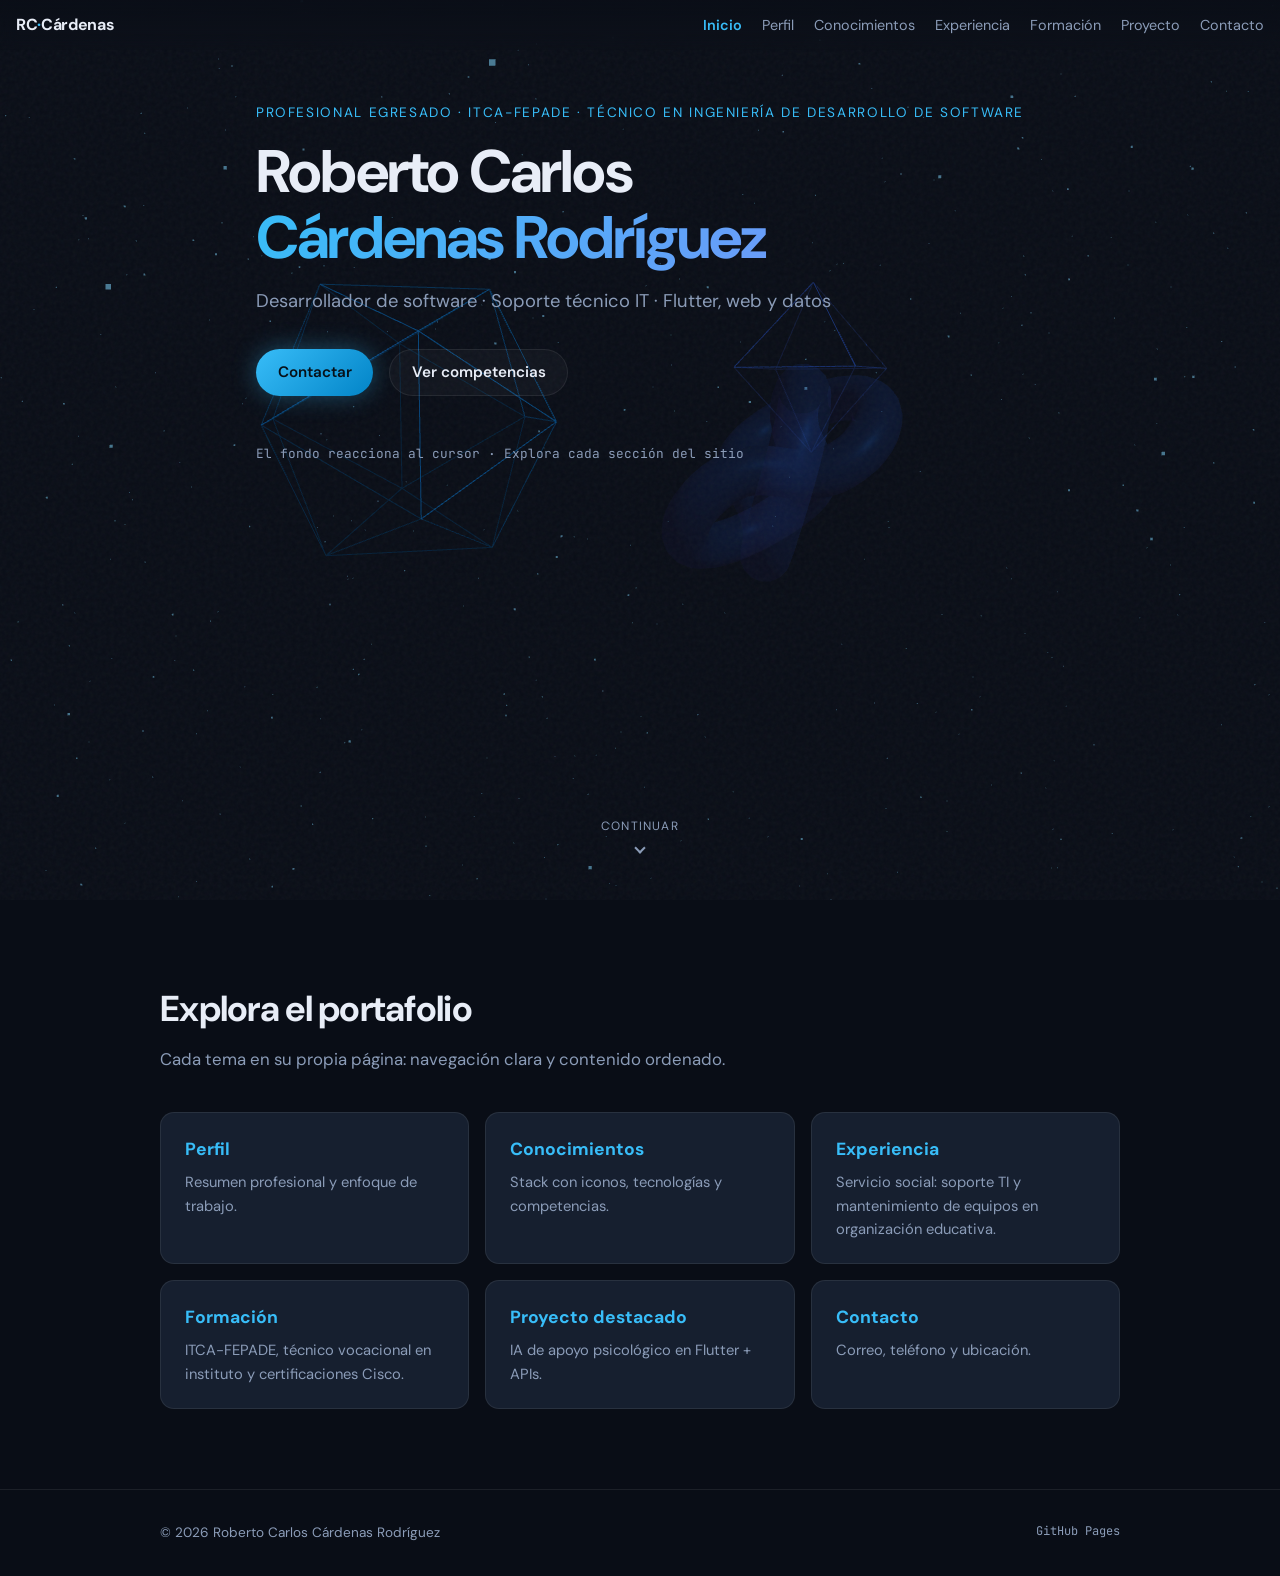
<file: index.html>
<!DOCTYPE html>
<html lang="es">
<head>
  <meta charset="UTF-8" />
  <meta name="viewport" content="width=device-width, initial-scale=1.0, viewport-fit=cover" />
  <meta name="description" content="Roberto Carlos Cárdenas Rodríguez — Desarrollador de Software, ITCA-FEPADE. Portafolio profesional." />
  <meta name="theme-color" content="#0a0e17" />
  <title>Inicio · Roberto Carlos Cárdenas · ITCA-FEPADE</title>
  <link rel="preconnect" href="https://fonts.googleapis.com" />
  <link rel="preconnect" href="https://fonts.gstatic.com" crossorigin />
  <link href="https://fonts.googleapis.com/css2?family=DM+Sans:ital,opsz,wght@0,9..40,400;0,9..40,600;0,9..40,700&family=JetBrains+Mono:wght@400;600&display=swap" rel="stylesheet" />
  <link rel="stylesheet" href="./css/styles.css" />
  <script type="importmap">
  {
    "imports": {
      "three": "./js/vendor/three/build/three.module.js",
      "three/addons/": "./js/vendor/three/examples/jsm/"
    }
  }
  </script>
</head>
<body class="page-home">
  <div id="webgl-root" aria-hidden="true"></div>
  <div class="grain" aria-hidden="true"></div>

  <header class="site-header">
    <a class="logo" href="./index.html">RC<span class="logo-dot">·</span>Cárdenas</a>
    <nav class="nav" aria-label="Principal">
      <button type="button" class="nav-toggle" aria-expanded="false" aria-controls="nav-menu">
        <span></span><span></span><span></span>
      </button>
      <ul id="nav-menu" class="nav-menu">
        <li><a class="is-active" href="./index.html">Inicio</a></li>
        <li><a href="./perfil.html">Perfil</a></li>
        <li><a href="./conocimientos.html">Conocimientos</a></li>
        <li><a href="./experiencia.html">Experiencia</a></li>
        <li><a href="./formacion.html">Formación</a></li>
        <li><a href="./proyecto.html">Proyecto</a></li>
        <li><a href="./contacto.html">Contacto</a></li>
      </ul>
    </nav>
  </header>

  <main>
    <section class="hero hero--home" id="inicio">
      <div class="container hero-centered">
        <div class="hero-split-inner">
          <p class="eyebrow">Profesional egresado · ITCA-FEPADE · Técnico en Ingeniería de Desarrollo de Software</p>
          <h1 class="hero-title">
            <span class="line">Roberto Carlos</span>
            <span class="line accent">Cárdenas Rodríguez</span>
          </h1>
          <p class="hero-sub">Desarrollador de software · Soporte técnico IT · Flutter, web y datos</p>
          <div class="hero-cta">
            <a class="btn primary" href="./contacto.html">Contactar</a>
            <a class="btn ghost" href="./conocimientos.html">Ver competencias</a>
          </div>
          <p class="hero-hint">El fondo reacciona al cursor · Explora cada sección del sitio</p>
        </div>
      </div>
      <div class="hero-scroll" aria-hidden="true">
        <span>Continuar</span>
        <span class="chev"></span>
      </div>
    </section>

    <section class="section">
      <div class="container">
        <header class="section-head">
          <h2>Explora el portafolio</h2>
          <p class="lead">Cada tema en su propia página: navegación clara y contenido ordenado.</p>
        </header>
        <div class="explore-grid">
          <article class="explore-card">
            <a href="./perfil.html">
              <h3>Perfil</h3>
              <p>Resumen profesional y enfoque de trabajo.</p>
            </a>
          </article>
          <article class="explore-card">
            <a href="./conocimientos.html">
              <h3>Conocimientos</h3>
              <p>Stack con iconos, tecnologías y competencias.</p>
            </a>
          </article>
          <article class="explore-card">
            <a href="./experiencia.html">
              <h3>Experiencia</h3>
              <p>Servicio social: soporte TI y mantenimiento de equipos en organización educativa.</p>
            </a>
          </article>
          <article class="explore-card">
            <a href="./formacion.html">
              <h3>Formación</h3>
              <p>ITCA-FEPADE, técnico vocacional en instituto y certificaciones Cisco.</p>
            </a>
          </article>
          <article class="explore-card">
            <a href="./proyecto.html">
              <h3>Proyecto destacado</h3>
              <p>IA de apoyo psicológico en Flutter + APIs.</p>
            </a>
          </article>
          <article class="explore-card">
            <a href="./contacto.html">
              <h3>Contacto</h3>
              <p>Correo, teléfono y ubicación.</p>
            </a>
          </article>
        </div>
      </div>
    </section>
  </main>

  <footer class="site-footer">
    <div class="container footer-inner">
      <span>© <span id="y"></span> Roberto Carlos Cárdenas Rodríguez</span>
      <span class="footer-tag">GitHub Pages</span>
    </div>
  </footer>

  <script type="module" src="./js/main.js"></script>
</body>
</html>
</file>
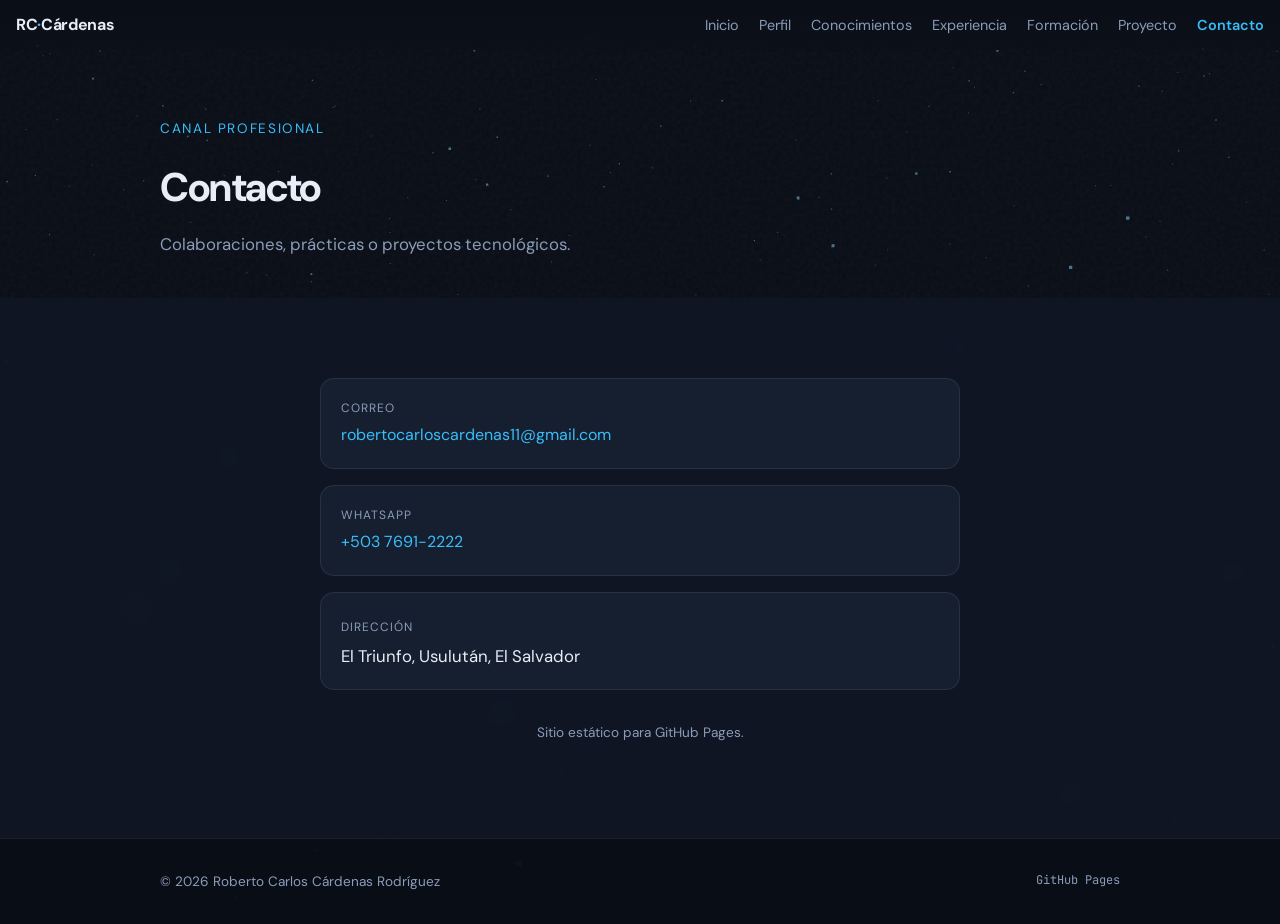
<file: contacto.html>
<!DOCTYPE html>
<html lang="es">
<head>
  <meta charset="UTF-8" />
  <meta name="viewport" content="width=device-width, initial-scale=1.0, viewport-fit=cover" />
  <meta name="description" content="Contacto y ubicación — Roberto Carlos Cárdenas Rodríguez." />
  <meta name="theme-color" content="#0a0e17" />
  <title>Contacto · Roberto Carlos Cárdenas</title>
  <link rel="preconnect" href="https://fonts.googleapis.com" />
  <link rel="preconnect" href="https://fonts.gstatic.com" crossorigin />
  <link href="https://fonts.googleapis.com/css2?family=DM+Sans:ital,opsz,wght@0,9..40,400;0,9..40,600;0,9..40,700&family=JetBrains+Mono:wght@400;600&display=swap" rel="stylesheet" />
  <link rel="stylesheet" href="./css/styles.css" />
  <script type="importmap">
  {
    "imports": {
      "three": "./js/vendor/three/build/three.module.js",
      "three/addons/": "./js/vendor/three/examples/jsm/"
    }
  }
  </script>
</head>
<body class="page-inner">
  <div id="webgl-root" aria-hidden="true"></div>
  <div class="grain" aria-hidden="true"></div>

  <header class="site-header">
    <a class="logo" href="./index.html">RC<span class="logo-dot">·</span>Cárdenas</a>
    <nav class="nav" aria-label="Principal">
      <button type="button" class="nav-toggle" aria-expanded="false" aria-controls="nav-menu">
        <span></span><span></span><span></span>
      </button>
      <ul id="nav-menu" class="nav-menu">
        <li><a href="./index.html">Inicio</a></li>
        <li><a href="./perfil.html">Perfil</a></li>
        <li><a href="./conocimientos.html">Conocimientos</a></li>
        <li><a href="./experiencia.html">Experiencia</a></li>
        <li><a href="./formacion.html">Formación</a></li>
        <li><a href="./proyecto.html">Proyecto</a></li>
        <li><a class="is-active" href="./contacto.html">Contacto</a></li>
      </ul>
    </nav>
  </header>

  <main>
    <section class="page-hero">
      <div class="container">
        <p class="eyebrow">Canal profesional</p>
        <h1 class="page-title">Contacto</h1>
        <p class="lead">Colaboraciones, prácticas o proyectos tecnológicos.</p>
      </div>
    </section>

    <section class="section alt">
      <div class="container narrow">
        <div class="contact-grid">
          <a
            class="contact-link"
            href="mailto:robertocarloscardenas11@gmail.com?subject=Contacto%20%E2%80%94%20Portafolio%20profesional&amp;body=Hola%20Roberto%2C%0A%0A"
          >
            <span class="contact-label">Correo</span>
            <span class="contact-value">robertocarloscardenas11@gmail.com</span>
          </a>
          <a
            class="contact-link"
            href="https://wa.me/50376912222"
            target="_blank"
            rel="noopener noreferrer"
          >
            <span class="contact-label">WhatsApp</span>
            <span class="contact-value">+503 7691-2222</span>
          </a>
          <div class="contact-block">
            <span class="contact-label">Dirección</span>
            <p class="contact-address">El Triunfo, Usulután, El Salvador</p>
          </div>
        </div>
        <p class="footer-note">Sitio estático para GitHub Pages.</p>
      </div>
    </section>
  </main>

  <footer class="site-footer">
    <div class="container footer-inner">
      <span>© <span id="y"></span> Roberto Carlos Cárdenas Rodríguez</span>
      <span class="footer-tag">GitHub Pages</span>
    </div>
  </footer>

  <script type="module" src="./js/main.js"></script>
</body>
</html>
</file>
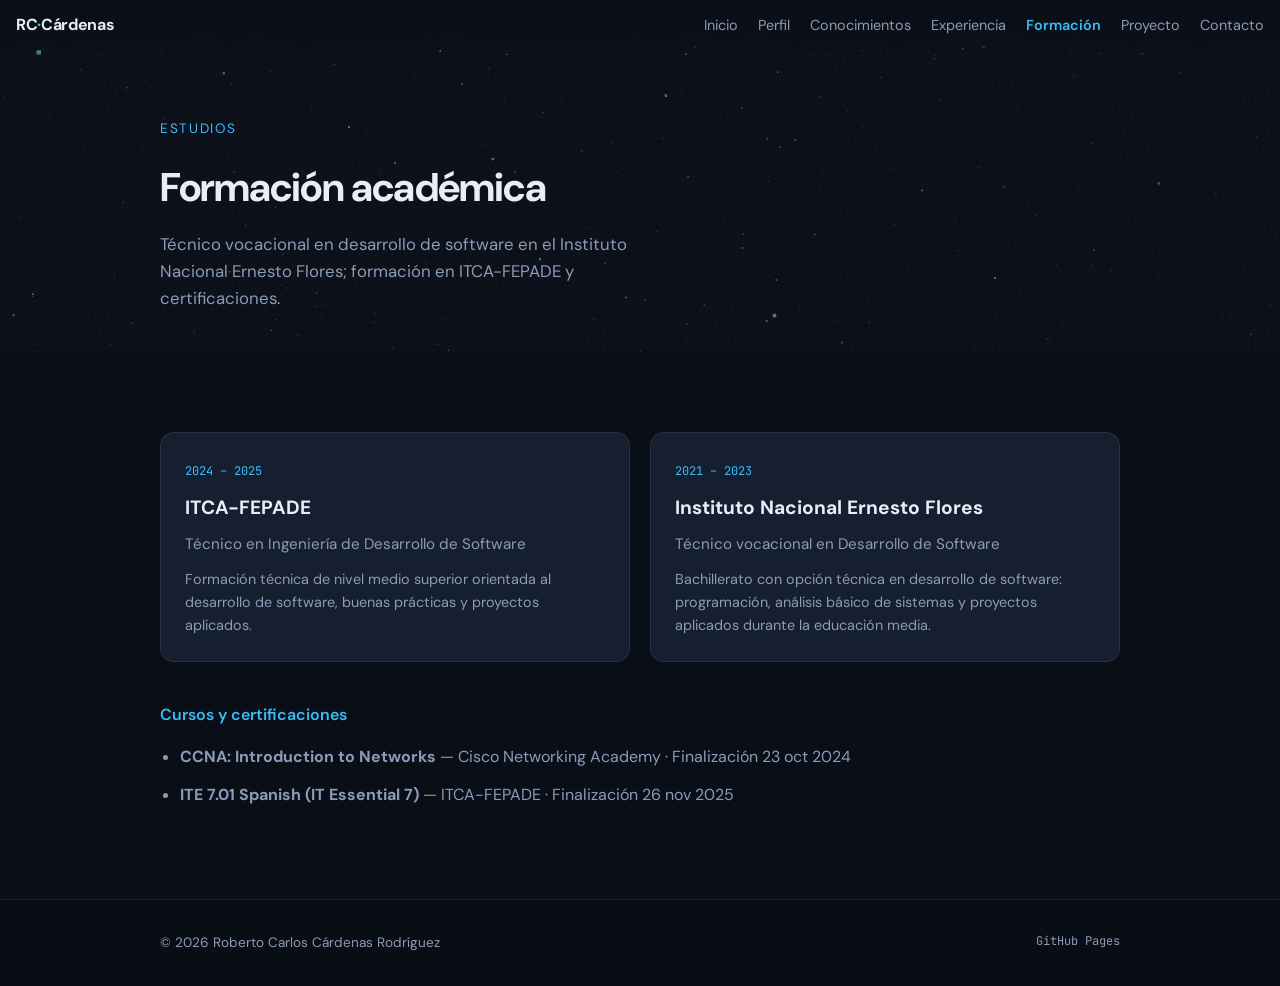
<file: formacion.html>
<!DOCTYPE html>
<html lang="es">
<head>
  <meta charset="UTF-8" />
  <meta name="viewport" content="width=device-width, initial-scale=1.0, viewport-fit=cover" />
  <meta name="description" content="Técnico vocacional en desarrollo de software (Instituto Nacional Ernesto Flores), ITCA-FEPADE y certificaciones — Roberto Carlos Cárdenas." />
  <meta name="theme-color" content="#0a0e17" />
  <title>Formación · Roberto Carlos Cárdenas</title>
  <link rel="preconnect" href="https://fonts.googleapis.com" />
  <link rel="preconnect" href="https://fonts.gstatic.com" crossorigin />
  <link href="https://fonts.googleapis.com/css2?family=DM+Sans:ital,opsz,wght@0,9..40,400;0,9..40,600;0,9..40,700&family=JetBrains+Mono:wght@400;600&display=swap" rel="stylesheet" />
  <link rel="stylesheet" href="./css/styles.css" />
  <script type="importmap">
  {
    "imports": {
      "three": "./js/vendor/three/build/three.module.js",
      "three/addons/": "./js/vendor/three/examples/jsm/"
    }
  }
  </script>
</head>
<body class="page-inner">
  <div id="webgl-root" aria-hidden="true"></div>
  <div class="grain" aria-hidden="true"></div>

  <header class="site-header">
    <a class="logo" href="./index.html">RC<span class="logo-dot">·</span>Cárdenas</a>
    <nav class="nav" aria-label="Principal">
      <button type="button" class="nav-toggle" aria-expanded="false" aria-controls="nav-menu">
        <span></span><span></span><span></span>
      </button>
      <ul id="nav-menu" class="nav-menu">
        <li><a href="./index.html">Inicio</a></li>
        <li><a href="./perfil.html">Perfil</a></li>
        <li><a href="./conocimientos.html">Conocimientos</a></li>
        <li><a href="./experiencia.html">Experiencia</a></li>
        <li><a class="is-active" href="./formacion.html">Formación</a></li>
        <li><a href="./proyecto.html">Proyecto</a></li>
        <li><a href="./contacto.html">Contacto</a></li>
      </ul>
    </nav>
  </header>

  <main>
    <section class="page-hero">
      <div class="container">
        <p class="eyebrow">Estudios</p>
        <h1 class="page-title">Formación académica</h1>
        <p class="lead">Técnico vocacional en desarrollo de software en el Instituto Nacional Ernesto Flores; formación en ITCA-FEPADE y certificaciones.</p>
      </div>
    </section>

    <section class="section">
      <div class="container">
        <div class="edu-grid">
          <article class="edu-card">
            <span class="edu-badge">2024 – 2025</span>
            <h3>ITCA-FEPADE</h3>
            <p class="edu-role">Técnico en Ingeniería de Desarrollo de Software</p>
            <p class="edu-note">Formación técnica de nivel medio superior orientada al desarrollo de software, buenas prácticas y proyectos aplicados.</p>
          </article>
          <article class="edu-card">
            <span class="edu-badge">2021 – 2023</span>
            <h3>Instituto Nacional Ernesto Flores</h3>
            <p class="edu-role">Técnico vocacional en Desarrollo de Software</p>
            <p class="edu-note">Bachillerato con opción técnica en desarrollo de software: programación, análisis básico de sistemas y proyectos aplicados durante la educación media.</p>
          </article>
        </div>

        <h3 class="subsection-title">Cursos y certificaciones</h3>
        <ul class="cert-list">
          <li>
            <strong>CCNA: Introduction to Networks</strong> — Cisco Networking Academy · Finalización 23 oct 2024
          </li>
          <li>
            <strong>ITE 7.01 Spanish (IT Essential 7)</strong> — ITCA-FEPADE · Finalización 26 nov 2025
          </li>
        </ul>
      </div>
    </section>
  </main>

  <footer class="site-footer">
    <div class="container footer-inner">
      <span>© <span id="y"></span> Roberto Carlos Cárdenas Rodríguez</span>
      <span class="footer-tag">GitHub Pages</span>
    </div>
  </footer>

  <script type="module" src="./js/main.js"></script>
</body>
</html>
</file>
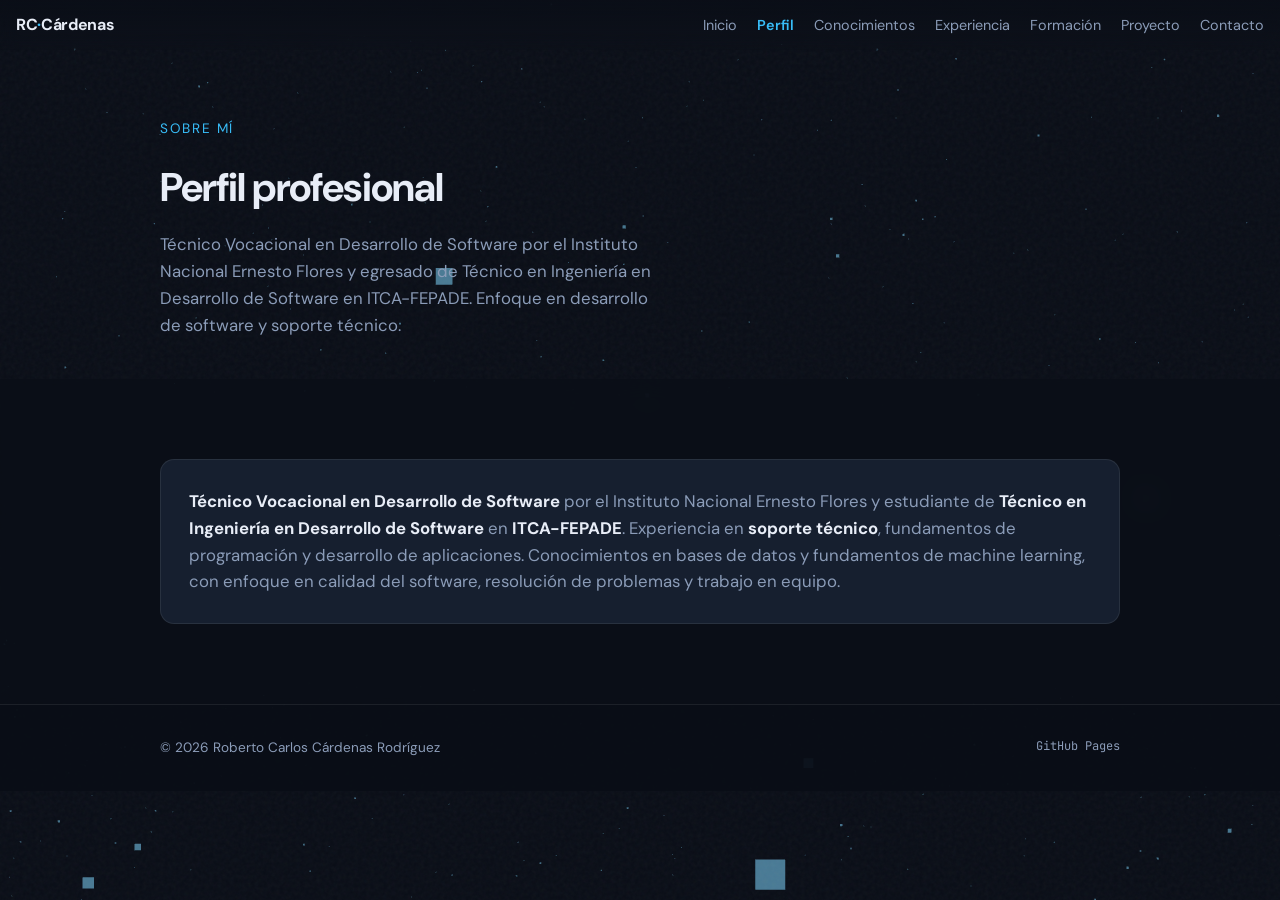
<file: perfil.html>
<!DOCTYPE html>
<html lang="es">
<head>
  <meta charset="UTF-8" />
  <meta name="viewport" content="width=device-width, initial-scale=1.0, viewport-fit=cover" />
  <meta name="description" content="Perfil profesional — Roberto Carlos Cárdenas Rodríguez · Técnico Vocacional en Desarrollo de Software por el Instituto Nacional Ernesto Flores y egresado de Técnico en Ingeniería en Desarrollo de Software en ITCA-FEPADE." />
  <meta name="theme-color" content="#0a0e17" />
  <title>Perfil · Roberto Carlos Cárdenas</title>
  <link rel="preconnect" href="https://fonts.googleapis.com" />
  <link rel="preconnect" href="https://fonts.gstatic.com" crossorigin />
  <link href="https://fonts.googleapis.com/css2?family=DM+Sans:ital,opsz,wght@0,9..40,400;0,9..40,600;0,9..40,700&family=JetBrains+Mono:wght@400;600&display=swap" rel="stylesheet" />
  <link rel="stylesheet" href="./css/styles.css" />
  <script type="importmap">
  {
    "imports": {
      "three": "./js/vendor/three/build/three.module.js",
      "three/addons/": "./js/vendor/three/examples/jsm/"
    }
  }
  </script>
</head>
<body class="page-inner page-perfil">
  <div id="webgl-root" aria-hidden="true"></div>
  <div class="grain" aria-hidden="true"></div>

  <header class="site-header">
    <a class="logo" href="./index.html">RC<span class="logo-dot">·</span>Cárdenas</a>
    <nav class="nav" aria-label="Principal">
      <button type="button" class="nav-toggle" aria-expanded="false" aria-controls="nav-menu">
        <span></span><span></span><span></span>
      </button>
      <ul id="nav-menu" class="nav-menu">
        <li><a href="./index.html">Inicio</a></li>
        <li><a class="is-active" href="./perfil.html">Perfil</a></li>
        <li><a href="./conocimientos.html">Conocimientos</a></li>
        <li><a href="./experiencia.html">Experiencia</a></li>
        <li><a href="./formacion.html">Formación</a></li>
        <li><a href="./proyecto.html">Proyecto</a></li>
        <li><a href="./contacto.html">Contacto</a></li>
      </ul>
    </nav>
  </header>

  <main>
    <section class="page-hero">
      <div class="container">
        <p class="eyebrow">Sobre mí</p>
        <h1 class="page-title">Perfil profesional</h1>
        <p class="lead">Técnico Vocacional en Desarrollo de Software por el Instituto Nacional Ernesto Flores y egresado de Técnico en Ingeniería en Desarrollo de Software en ITCA-FEPADE. Enfoque en desarrollo de software y soporte técnico.</p>
      </div>
    </section>

    <section class="section">
      <div class="container profile-centered">
        <div class="card profile-card">
          <p>
            <strong>Técnico Vocacional en Desarrollo de Software</strong> por el Instituto Nacional Ernesto Flores y estudiante de
            <strong>Técnico en Ingeniería en Desarrollo de Software</strong> en <strong>ITCA-FEPADE</strong>. Experiencia en
            <strong>soporte técnico</strong>, fundamentos de programación y desarrollo de aplicaciones. Conocimientos en bases de
            datos y fundamentos de machine learning, con enfoque en calidad del software, resolución de problemas y trabajo en equipo.
          </p>
        </div>
      </div>
    </section>
  </main>

  <footer class="site-footer">
    <div class="container footer-inner">
      <span>© <span id="y"></span> Roberto Carlos Cárdenas Rodríguez</span>
      <span class="footer-tag">GitHub Pages</span>
    </div>
  </footer>

  <script type="module" src="./js/main.js"></script>
</body>
</html>
</file>
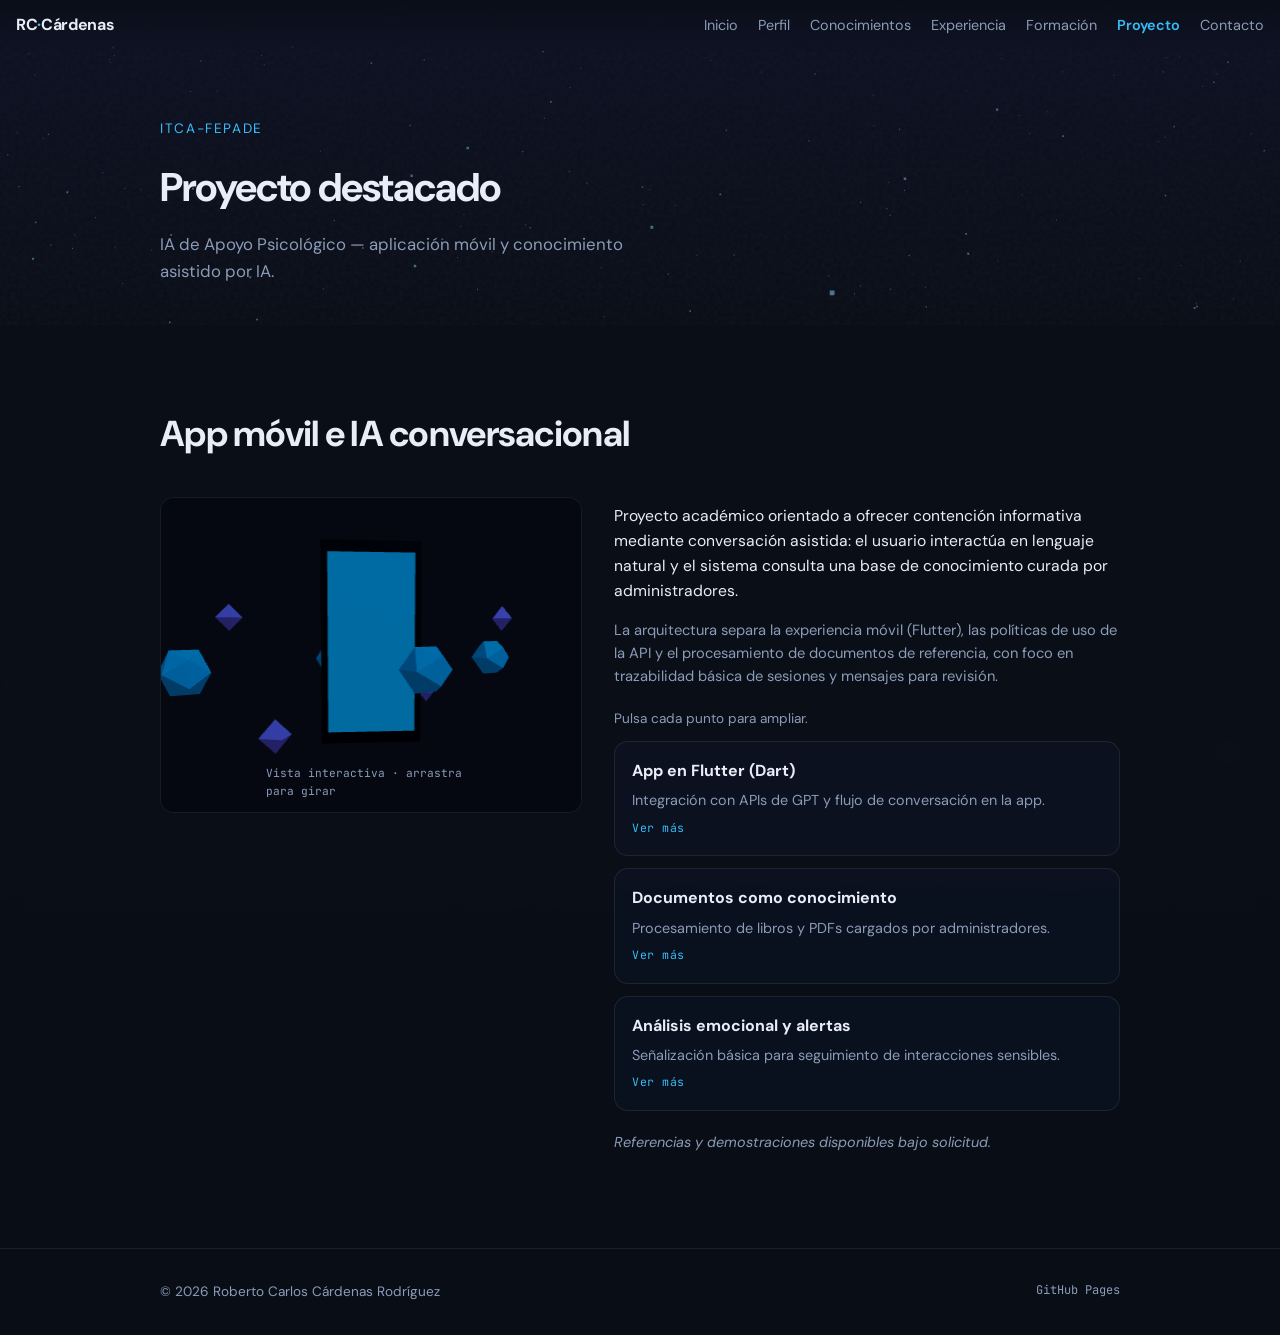
<file: proyecto.html>
<!DOCTYPE html>
<html lang="es">
<head>
  <meta charset="UTF-8" />
  <meta name="viewport" content="width=device-width, initial-scale=1.0, viewport-fit=cover" />
  <meta name="description" content="Proyecto IA de Apoyo Psicológico — Flutter, ITCA-FEPADE." />
  <meta name="theme-color" content="#0a0e17" />
  <title>Proyecto · Roberto Carlos Cárdenas</title>
  <link rel="preconnect" href="https://fonts.googleapis.com" />
  <link rel="preconnect" href="https://fonts.gstatic.com" crossorigin />
  <link href="https://fonts.googleapis.com/css2?family=DM+Sans:ital,opsz,wght@0,9..40,400;0,9..40,600;0,9..40,700&family=JetBrains+Mono:wght@400;600&display=swap" rel="stylesheet" />
  <link rel="stylesheet" href="./css/styles.css" />
  <script type="importmap">
  {
    "imports": {
      "three": "./js/vendor/three/build/three.module.js",
      "three/addons/": "./js/vendor/three/examples/jsm/"
    }
  }
  </script>
</head>
<body class="page-inner">
  <div id="webgl-root" aria-hidden="true"></div>
  <div class="grain" aria-hidden="true"></div>

  <header class="site-header">
    <a class="logo" href="./index.html">RC<span class="logo-dot">·</span>Cárdenas</a>
    <nav class="nav" aria-label="Principal">
      <button type="button" class="nav-toggle" aria-expanded="false" aria-controls="nav-menu">
        <span></span><span></span><span></span>
      </button>
      <ul id="nav-menu" class="nav-menu">
        <li><a href="./index.html">Inicio</a></li>
        <li><a href="./perfil.html">Perfil</a></li>
        <li><a href="./conocimientos.html">Conocimientos</a></li>
        <li><a href="./experiencia.html">Experiencia</a></li>
        <li><a href="./formacion.html">Formación</a></li>
        <li><a class="is-active" href="./proyecto.html">Proyecto</a></li>
        <li><a href="./contacto.html">Contacto</a></li>
      </ul>
    </nav>
  </header>

  <main>
    <section class="page-hero highlight-project">
      <div class="container">
        <p class="eyebrow">ITCA-FEPADE</p>
        <h1 class="page-title">Proyecto destacado</h1>
        <p class="lead">IA de Apoyo Psicológico — aplicación móvil y conocimiento asistido por IA.</p>
      </div>
    </section>

    <section class="section">
      <div class="container">
        <header class="section-head">
          <h2>App móvil e IA conversacional</h2>
        </header>
        <div class="project-showcase">
          <div class="project-visual">
            <canvas id="project-canvas" class="scene-canvas" width="640" height="480"></canvas>
            <span class="mini-label">Vista interactiva · arrastra para girar</span>
          </div>
          <div class="project-copy">
            <p class="project-lead-tight">
              Proyecto académico orientado a ofrecer contención informativa mediante conversación asistida: el usuario interactúa en lenguaje natural y el sistema consulta una base de conocimiento curada por administradores.
            </p>
            <p class="project-prose">
              La arquitectura separa la experiencia móvil (Flutter), las políticas de uso de la API y el procesamiento de documentos de referencia, con foco en trazabilidad básica de sesiones y mensajes para revisión.
            </p>
            <p class="project-tap-hint">Pulsa cada punto para ampliar.</p>
            <ul class="project-points">
              <li>
                <button type="button" class="project-point-btn" data-info-title="Flutter y APIs de lenguaje" data-info-text="La aplicación está desarrollada en Flutter (Dart) para Android/iOS, con pantallas claras y manejo de estado acorde al flujo de chat.

Se integran servicios de lenguaje (familia GPT) para generar respuestas contextualizadas, aplicando límites de tokens y mensajes de sistema que encajan con el propósito informativo del proyecto.">
                  <strong>App en Flutter (Dart)</strong>
                  <span>Integración con APIs de GPT y flujo de conversación en la app.</span>
                </button>
              </li>
              <li>
                <button type="button" class="project-point-btn" data-info-title="Base de conocimiento desde documentos" data-info-text="Los administradores cargan libros y PDFs que se procesan para alimentar fragmentos útiles en las consultas. El objetivo es que las respuestas se apoyen en material revisado, no solo en conocimiento general del modelo.

Este enfoque requiere pipelines de extracción, almacenamiento e indexación razonable para tiempos de respuesta aceptables en móvil.">
                  <strong>Documentos como conocimiento</strong>
                  <span>Procesamiento de libros y PDFs cargados por administradores.</span>
                </button>
              </li>
              <li>
                <button type="button" class="project-point-btn" data-info-title="Análisis y alertas básicas" data-info-text="Se implementó un módulo de análisis emocional superficial sobre el texto de la interacción, con el fin de detectar patrones que ameriten revisión humana.

Las alertas son acotadas y sirven como apoyo a supervisores, sin sustituir valoración profesional en salud mental.">
                  <strong>Análisis emocional y alertas</strong>
                  <span>Señalización básica para seguimiento de interacciones sensibles.</span>
                </button>
              </li>
            </ul>
            <p class="ref-note"><em>Referencias y demostraciones disponibles bajo solicitud.</em></p>
          </div>
        </div>
      </div>
    </section>
  </main>

  <footer class="site-footer">
    <div class="container footer-inner">
      <span>© <span id="y"></span> Roberto Carlos Cárdenas Rodríguez</span>
      <span class="footer-tag">GitHub Pages</span>
    </div>
  </footer>

  <script type="module" src="./js/main.js"></script>
</body>
</html>
</file>
<file: css/styles.css>
:root {
  --bg: #0a0e17;
  --bg-elevated: #111827;
  --surface: #161f2f;
  --border: rgba(255, 255, 255, 0.08);
  --text: #e8edf7;
  --muted: #8b9cb8;
  --accent: #38bdf8;
  --accent-2: #818cf8;
  --glow: rgba(56, 189, 248, 0.35);
  --radius: 14px;
  --font: "DM Sans", system-ui, sans-serif;
  --mono: "JetBrains Mono", ui-monospace, monospace;
}

*,
*::before,
*::after {
  box-sizing: border-box;
}

html {
  scroll-behavior: smooth;
  -webkit-text-size-adjust: 100%;
  text-size-adjust: 100%;
}

body {
  margin: 0;
  font-family: var(--font);
  background: var(--bg);
  color: var(--text);
  line-height: 1.6;
  overflow-x: hidden;
  padding-bottom: env(safe-area-inset-bottom, 0px);
}

#webgl-root {
  position: fixed;
  inset: 0;
  z-index: 0;
  pointer-events: auto;
}

.grain {
  position: fixed;
  inset: 0;
  z-index: 1;
  pointer-events: none;
  opacity: 0.04;
  background-image: url("data:image/svg+xml,%3Csvg viewBox='0 0 256 256' xmlns='http://www.w3.org/2000/svg'%3E%3Cfilter id='n'%3E%3CfeTurbulence type='fractalNoise' baseFrequency='0.85' numOctaves='4' stitchTiles='stitch'/%3E%3C/filter%3E%3Crect width='100%25' height='100%25' filter='url(%23n)'/%3E%3C/svg%3E");
}

.site-header {
  position: fixed;
  top: 0;
  left: 0;
  right: 0;
  z-index: 50;
  display: flex;
  align-items: center;
  justify-content: space-between;
  gap: 0.75rem;
  padding: max(0.75rem, env(safe-area-inset-top)) max(1rem, env(safe-area-inset-right)) 0.75rem max(1rem, env(safe-area-inset-left));
  background: linear-gradient(to bottom, rgba(10, 14, 23, 0.92), transparent);
  backdrop-filter: blur(8px);
}

.logo {
  font-weight: 700;
  color: var(--text);
  text-decoration: none;
  letter-spacing: -0.02em;
  font-size: clamp(0.95rem, 3.8vw, 1rem);
  min-width: 0;
  flex-shrink: 1;
}

.logo-dot {
  color: var(--accent);
}

.nav {
  display: flex;
  align-items: center;
  flex-shrink: 0;
}

.nav-menu {
  list-style: none;
  margin: 0;
  padding: 0;
  display: flex;
  gap: 0.5rem 1.25rem;
  flex-wrap: wrap;
  align-items: center;
}

.nav-menu a {
  color: var(--muted);
  text-decoration: none;
  font-size: 0.9rem;
  transition: color 0.2s;
}

.nav-menu a:hover {
  color: var(--accent);
}

.nav-menu a.is-active {
  color: var(--accent);
  font-weight: 600;
}

.nav-toggle {
  display: none;
  flex-direction: column;
  justify-content: center;
  align-items: center;
  gap: 5px;
  flex-shrink: 0;
  min-width: 44px;
  min-height: 44px;
  background: none;
  border: 1px solid var(--border);
  border-radius: 8px;
  padding: 8px;
  cursor: pointer;
  -webkit-tap-highlight-color: transparent;
}

.nav-toggle span {
  display: block;
  width: 22px;
  height: 2px;
  background: var(--text);
  border-radius: 1px;
}

main {
  position: relative;
  z-index: 2;
}

.page-inner {
  background: var(--bg);
}

.page-inner main,
.page-inner .site-footer {
  position: relative;
  z-index: 2;
}

.page-hero {
  padding: clamp(5.25rem, 14vw, 6.5rem) clamp(1rem, 4vw, 1.5rem) clamp(1.5rem, 4vw, 2.5rem);
  text-align: left;
}

.page-hero.highlight-project {
  background: linear-gradient(180deg, rgba(30, 27, 75, 0.25), transparent);
}

.page-title {
  font-size: clamp(1.85rem, 4vw, 2.5rem);
  margin: 0 0 0.75rem;
  letter-spacing: -0.02em;
}

.page-hero .lead {
  max-width: 42ch;
}

.hero {
  min-height: 100vh;
  min-height: 100dvh;
  display: flex;
  flex-direction: column;
  justify-content: center;
  padding: clamp(5.25rem, 14vw, 6rem) clamp(1rem, 4vw, 1.5rem) clamp(2rem, 6vw, 3rem);
}

.hero--home {
  padding-top: clamp(4.75rem, 12vw, 5.5rem);
}

.hero-inner {
  max-width: 900px;
  margin: 0 auto;
  text-align: center;
}

.hero-split {
  display: grid;
  grid-template-columns: 1fr minmax(200px, 280px);
  gap: 2.25rem;
  align-items: center;
  max-width: 1040px;
  margin: 0 auto;
  text-align: left;
}

.hero-split-inner {
  min-width: 0;
}

.hero-split-inner .hero-sub {
  max-width: none;
  margin-left: 0;
}

.hero-split-inner .hero-cta {
  justify-content: flex-start;
}

.hero-split-inner .hero-hint {
  text-align: left;
}

.hero-photo-wrap {
  border-radius: var(--radius);
  overflow: hidden;
  border: 2px solid var(--border);
  box-shadow: 0 24px 64px rgba(0, 0, 0, 0.45), 0 0 0 1px rgba(56, 189, 248, 0.15);
  aspect-ratio: 3/4;
  max-width: 280px;
  margin-left: auto;
  margin-right: auto;
}

.hero-photo {
  width: 100%;
  height: 100%;
  object-fit: cover;
  display: block;
}

.explore-grid {
  display: grid;
  grid-template-columns: repeat(auto-fill, minmax(min(100%, 240px), 1fr));
  gap: 1rem;
}

.explore-card {
  margin: 0;
  background: var(--surface);
  border: 1px solid var(--border);
  border-radius: var(--radius);
  transition: border-color 0.2s, transform 0.15s;
}

.explore-card:hover {
  border-color: rgba(56, 189, 248, 0.4);
  transform: translateY(-3px);
}

.explore-card a {
  display: block;
  padding: 1.35rem 1.5rem;
  text-decoration: none;
  color: inherit;
  height: 100%;
}

.explore-card h3 {
  margin: 0 0 0.5rem;
  font-size: 1.1rem;
  color: var(--accent);
}

.explore-card p {
  margin: 0;
  font-size: 0.92rem;
  color: var(--muted);
}

.profile-layout {
  display: grid;
  grid-template-columns: minmax(200px, 280px) 1fr;
  gap: 2rem;
  align-items: start;
}

.profile-photo-card {
  border-radius: var(--radius);
  overflow: hidden;
  border: 1px solid var(--border);
  box-shadow: 0 16px 48px rgba(0, 0, 0, 0.35);
}

.profile-photo-card img {
  width: 100%;
  height: auto;
  display: block;
  vertical-align: middle;
}

.tech-tiles {
  list-style: none;
  margin: 0 0 2rem;
  padding: 0;
  display: grid;
  grid-template-columns: repeat(auto-fill, minmax(148px, 1fr));
  gap: 1rem;
}

.tech-tile {
  width: 100%;
  box-sizing: border-box;
  margin: 0;
  font: inherit;
  cursor: pointer;
  display: flex;
  flex-direction: column;
  align-items: center;
  gap: 0.45rem;
  padding: 1rem 0.75rem;
  background: var(--bg-elevated);
  border: 1px solid var(--border);
  border-radius: var(--radius);
  font-size: 0.78rem;
  color: var(--muted);
  text-align: center;
  transition: transform 0.15s, border-color 0.2s;
}

.tech-tile:hover {
  transform: translateY(-2px);
  border-color: rgba(56, 189, 248, 0.35);
  color: var(--text);
}

.tech-tile img {
  flex-shrink: 0;
  display: block;
}

.tech-tile--si img {
  filter: brightness(0) invert(1);
  opacity: 0.92;
}

.tech-tile__name {
  display: block;
  font-weight: 600;
  font-size: 0.85rem;
  color: var(--text);
  line-height: 1.25;
  width: 100%;
}

.tech-tile__tag {
  display: block;
  font-size: 0.68rem;
  line-height: 1.35;
  color: var(--muted);
  font-weight: 400;
  width: 100%;
}

.canvas-panel {
  margin-bottom: 2.5rem;
  border-radius: var(--radius);
  overflow: hidden;
  border: 1px solid var(--border);
  background: #050810;
}

.scene-canvas {
  display: block;
  width: 100%;
  height: auto;
  vertical-align: middle;
  aspect-ratio: 4 / 3;
  min-height: 200px;
  background: #050810;
}

.canvas-caption {
  margin: 0;
  padding: 0.65rem 1rem;
  font-size: 0.78rem;
  font-family: var(--mono);
  color: var(--muted);
  text-align: center;
  background: rgba(0, 0, 0, 0.35);
}

.contact-block {
  padding: 1.25rem;
  background: var(--surface);
  border: 1px solid var(--border);
  border-radius: var(--radius);
}

.contact-address {
  margin: 0.35rem 0 0;
  font-size: 1.05rem;
  color: var(--text);
  line-height: 1.5;
}

@media (max-width: 900px) {
  .hero-split {
    grid-template-columns: 1fr;
    text-align: center;
  }

  .hero-split-inner .hero-cta {
    justify-content: center;
  }

  .hero-split-inner .hero-hint {
    text-align: center;
  }

  .hero-photo-wrap {
    max-width: 240px;
    order: -1;
  }

  .profile-layout {
    grid-template-columns: 1fr;
  }

  .profile-photo-card {
    max-width: 280px;
    margin: 0 auto;
  }
}

.eyebrow {
  font-size: 0.85rem;
  text-transform: uppercase;
  letter-spacing: 0.12em;
  color: var(--accent);
  margin-bottom: 1rem;
}

.hero-title {
  font-size: clamp(2.2rem, 6vw, 3.75rem);
  font-weight: 700;
  line-height: 1.1;
  margin: 0 0 1rem;
  letter-spacing: -0.03em;
}

.hero-title .line {
  display: block;
}

.hero-title .accent {
  background: linear-gradient(120deg, var(--accent), var(--accent-2));
  -webkit-background-clip: text;
  background-clip: text;
  color: transparent;
}

.hero-sub {
  font-size: clamp(1rem, 3.4vw, 1.15rem);
  color: var(--muted);
  max-width: 36ch;
  margin: 0 auto 2rem;
}

.hero-cta {
  display: flex;
  gap: 1rem;
  justify-content: center;
  flex-wrap: wrap;
}

.btn {
  display: inline-flex;
  align-items: center;
  justify-content: center;
  min-height: 2.75rem;
  padding: 0.65rem 1.35rem;
  border-radius: 999px;
  font-weight: 600;
  text-decoration: none;
  font-size: clamp(0.9rem, 2.8vw, 0.95rem);
  transition: transform 0.15s, box-shadow 0.2s;
  -webkit-tap-highlight-color: transparent;
}

.btn.primary {
  background: linear-gradient(135deg, var(--accent), #0284c7);
  color: #071018;
  box-shadow: 0 0 24px var(--glow);
}

.btn.primary:hover {
  transform: translateY(-2px);
}

.btn.ghost {
  border: 1px solid var(--border);
  color: var(--text);
  background: rgba(255, 255, 255, 0.03);
}

.btn.ghost:hover {
  border-color: var(--accent);
  color: var(--accent);
}

.hero-hint {
  margin-top: 3rem;
  font-size: 0.8rem;
  color: var(--muted);
  font-family: var(--mono);
}

.hero-scroll {
  display: flex;
  flex-direction: column;
  align-items: center;
  gap: 0.5rem;
  margin-top: auto;
  padding-top: 2rem;
  color: var(--muted);
  font-size: 0.75rem;
  text-transform: uppercase;
  letter-spacing: 0.1em;
}

.chev {
  width: 8px;
  height: 8px;
  border-right: 2px solid var(--muted);
  border-bottom: 2px solid var(--muted);
  transform: rotate(45deg);
  animation: bounce 2s ease-in-out infinite;
}

@keyframes bounce {
  0%, 100% { transform: rotate(45deg) translateY(0); }
  50% { transform: rotate(45deg) translateY(6px); }
}

.section {
  position: relative;
  padding: clamp(2.75rem, 7vw, 5rem) clamp(1rem, 4vw, 1.5rem);
  padding-bottom: max(clamp(2.75rem, 7vw, 5rem), env(safe-area-inset-bottom, 0px));
  background: rgba(10, 14, 23, 0.72);
  backdrop-filter: blur(12px);
}

.section.alt {
  background: rgba(17, 24, 39, 0.78);
}

.container {
  max-width: 960px;
  margin: 0 auto;
}

.container.narrow {
  max-width: 640px;
}

.section-head {
  margin-bottom: 2.5rem;
}

.section-head h2 {
  font-size: clamp(1.75rem, 4vw, 2.25rem);
  margin: 0 0 0.5rem;
  letter-spacing: -0.02em;
}

.lead {
  color: var(--muted);
  font-size: clamp(0.95rem, 3.2vw, 1.05rem);
  margin: 0;
  max-width: 52ch;
}

.subsection-title {
  font-size: 1rem;
  color: var(--accent);
  margin: 2.5rem 0 1rem;
  font-weight: 600;
}

.card {
  background: var(--surface);
  border: 1px solid var(--border);
  border-radius: var(--radius);
  padding: 1.75rem;
}

.profile-card p {
  margin: 0;
  font-size: 1.05rem;
  color: var(--muted);
}

.profile-card strong {
  color: var(--text);
}

.skill-grid {
  list-style: none;
  margin: 0;
  padding: 0;
  display: grid;
  grid-template-columns: repeat(auto-fill, minmax(min(100%, 260px), 1fr));
  gap: 1rem;
}

.skill-card {
  width: 100%;
  box-sizing: border-box;
  margin: 0;
  text-align: left;
  font: inherit;
  padding: 1.15rem 1.25rem;
  background: var(--bg-elevated);
  border: 1px solid var(--border);
  border-radius: var(--radius);
  font-size: 0.95rem;
  color: var(--muted);
  cursor: pointer;
  transition: border-color 0.2s, color 0.2s, transform 0.2s, box-shadow 0.2s;
}

.skill-card:hover,
.skill-card:focus-visible {
  border-color: rgba(56, 189, 248, 0.45);
  color: var(--text);
  transform: translateY(-3px) scale(1.01);
  box-shadow: 0 12px 32px rgba(0, 0, 0, 0.35);
  outline: none;
}

.tools-cloud {
  display: flex;
  flex-wrap: wrap;
  gap: 0.6rem;
}

.tools-cloud span {
  padding: 0.45rem 0.9rem;
  border-radius: 999px;
  background: rgba(129, 140, 248, 0.12);
  border: 1px solid rgba(129, 140, 248, 0.25);
  font-size: 0.85rem;
  color: var(--text);
  transition: transform 0.15s;
}

.tools-cloud span:hover {
  transform: scale(1.05);
}

.timeline {
  list-style: none;
  margin: 0;
  padding: 0;
  border-left: 2px solid var(--border);
  margin-left: 0.5rem;
}

.timeline li {
  position: relative;
  padding: 0 0 1.75rem 1.5rem;
}

.timeline li::before {
  content: "";
  position: absolute;
  left: -7px;
  top: 6px;
  width: 12px;
  height: 12px;
  border-radius: 50%;
  background: var(--accent);
  box-shadow: 0 0 0 3px rgba(56, 189, 248, 0.25);
}

.timeline li:last-child {
  padding-bottom: 0;
}

.timeline strong {
  display: block;
  font-size: 1.05rem;
  margin-bottom: 0.25rem;
}

.timeline span {
  color: var(--muted);
  font-size: 0.95rem;
}

.timeline-item {
  display: block;
  width: 100%;
  box-sizing: border-box;
  margin: 0;
  padding: 0.85rem 1rem;
  text-align: left;
  font: inherit;
  color: inherit;
  background: rgba(15, 23, 42, 0.5);
  border: 1px solid var(--border);
  border-radius: var(--radius);
  cursor: pointer;
  transition: border-color 0.2s, background 0.2s, transform 0.15s;
}

.timeline-item:hover,
.timeline-item:focus-visible {
  border-color: rgba(56, 189, 248, 0.45);
  background: rgba(56, 189, 248, 0.06);
  outline: none;
}

.timeline-item strong {
  display: block;
  font-size: 1.05rem;
  margin-bottom: 0.35rem;
  color: var(--text);
}

.timeline-item span {
  display: block;
  color: var(--muted);
  font-size: 0.95rem;
}

.is-click-detail {
  position: relative;
}

.is-click-detail::after {
  content: "Ver más";
  display: inline-block;
  margin-top: 0.5rem;
  font-size: 0.72rem;
  font-family: var(--mono);
  color: var(--accent);
  letter-spacing: 0.04em;
}

.tech-tile.is-click-detail::after {
  margin-top: 0.35rem;
}

.skill-card.is-click-detail::after {
  display: block;
  margin-top: 0.65rem;
}

.project-points .project-point-btn.is-click-detail::after {
  margin-top: 0.4rem;
}

.site-info-dialog {
  max-width: min(520px, 92vw);
  width: 100%;
  padding: 0;
  border: 1px solid var(--border);
  border-radius: var(--radius);
  background: var(--bg-elevated);
  color: var(--text);
  box-shadow: 0 24px 64px rgba(0, 0, 0, 0.55);
}

.site-info-dialog::backdrop {
  background: rgba(2, 6, 23, 0.72);
  backdrop-filter: blur(6px);
}

.site-info-dialog__panel {
  position: relative;
  padding: clamp(1.15rem, 4vw, 1.5rem) clamp(1rem, 4vw, 1.5rem) 1.35rem;
  max-height: min(85dvh, 90vh);
  overflow-y: auto;
  -webkit-overflow-scrolling: touch;
}

.site-info-dialog__close {
  position: absolute;
  top: 0.65rem;
  right: 0.65rem;
  width: 2rem;
  height: 2rem;
  display: flex;
  align-items: center;
  justify-content: center;
  padding: 0;
  border: none;
  border-radius: 6px;
  background: transparent;
  color: var(--muted);
  font-size: 1.35rem;
  line-height: 1;
  cursor: pointer;
  transition: color 0.2s, background 0.2s;
}

.site-info-dialog__close:hover {
  color: var(--text);
  background: rgba(255, 255, 255, 0.06);
}

.site-info-dialog__title {
  margin: 0 2rem 1rem 0;
  font-size: 1.25rem;
  font-weight: 700;
  padding-right: 0.5rem;
}

.site-info-dialog__body {
  font-size: 0.95rem;
  line-height: 1.6;
  color: var(--muted);
}

.site-info-dialog__body p {
  margin: 0 0 0.85rem;
}

.site-info-dialog__body p:last-child {
  margin-bottom: 0;
}

.experience-side {
  display: grid;
  gap: 1.25rem;
  margin-bottom: 2rem;
}

@media (min-width: 900px) {
  .experience-layout {
    display: grid;
    grid-template-columns: 1fr 1.05fr;
    gap: 2rem;
    align-items: start;
  }
}

.experience-meta {
  display: grid;
  gap: 0.75rem;
  padding: 1.25rem;
  background: var(--surface);
  border: 1px solid var(--border);
  border-radius: var(--radius);
  font-size: 0.92rem;
  color: var(--muted);
}

.experience-meta dt {
  font-family: var(--mono);
  font-size: 0.72rem;
  text-transform: uppercase;
  letter-spacing: 0.08em;
  color: var(--accent);
  margin-bottom: 0.15rem;
}

.experience-meta dd {
  margin: 0;
  color: var(--text);
}

.project-points {
  list-style: none;
  margin: 0;
  padding: 0;
  display: grid;
  gap: 0.75rem;
}

.project-point-btn {
  display: block;
  width: 100%;
  box-sizing: border-box;
  margin: 0;
  padding: 1rem 1.1rem;
  text-align: left;
  font: inherit;
  color: var(--muted);
  background: rgba(15, 23, 42, 0.45);
  border: 1px solid var(--border);
  border-radius: var(--radius);
  cursor: pointer;
  transition: border-color 0.2s, color 0.2s, transform 0.15s;
}

.project-point-btn:hover,
.project-point-btn:focus-visible {
  border-color: rgba(56, 189, 248, 0.4);
  color: var(--text);
  outline: none;
}

.project-point-btn strong {
  display: block;
  color: var(--text);
  margin-bottom: 0.35rem;
  font-size: 1rem;
}

.project-point-btn span {
  display: block;
  font-size: 0.9rem;
  color: var(--muted);
  font-weight: 400;
}

.experience-blurb {
  margin: 0;
  font-size: 0.95rem;
  color: var(--muted);
  line-height: 1.6;
}

.project-lead-tight {
  margin: 0 0 1rem;
  font-size: 0.98rem;
}

.project-prose {
  margin: 0 0 1.25rem;
  color: var(--muted);
  font-size: 0.92rem;
  line-height: 1.55;
}

.project-tap-hint {
  margin: 0 0 0.75rem;
  font-size: 0.85rem;
  color: var(--muted);
}

.timeline-tap-hint {
  margin: -0.35rem 0 1.25rem;
  font-size: 0.92rem;
  color: var(--muted);
}

.knowledge-tap-hint {
  margin: 0.5rem 0 1.15rem;
  font-size: 0.92rem;
  color: var(--muted);
}

.edu-grid {
  display: grid;
  grid-template-columns: repeat(auto-fit, minmax(min(100%, 280px), 1fr));
  gap: 1.25rem;
}

.edu-card {
  background: var(--surface);
  border: 1px solid var(--border);
  border-radius: var(--radius);
  padding: 1.5rem;
  transition: border-color 0.2s;
}

.edu-card:hover {
  border-color: rgba(56, 189, 248, 0.35);
}

.edu-badge {
  display: inline-block;
  font-size: 0.75rem;
  font-family: var(--mono);
  color: var(--accent);
  margin-bottom: 0.75rem;
}

.edu-card h3 {
  margin: 0 0 0.5rem;
  font-size: 1.2rem;
}

.edu-role {
  margin: 0;
  color: var(--muted);
  font-size: 0.95rem;
}

.edu-note {
  margin: 0.75rem 0 0;
  font-size: 0.9rem;
  color: var(--muted);
}

.cert-list {
  margin: 0;
  padding-left: 1.25rem;
  color: var(--muted);
}

.cert-list li {
  margin-bottom: 0.75rem;
}

.highlight-project {
  background: linear-gradient(180deg, rgba(10, 14, 23, 0.85), rgba(30, 27, 75, 0.35));
}

.project-showcase {
  display: grid;
  grid-template-columns: 1fr 1.2fr;
  gap: 2rem;
  align-items: start;
}

@media (max-width: 900px) {
  .project-showcase {
    grid-template-columns: 1fr;
  }

  .project-visual {
    margin-top: 0;
  }

  .nav-toggle {
    display: flex;
  }

  .nav-menu {
    position: fixed;
    top: max(4.25rem, calc(env(safe-area-inset-top) + 3.25rem));
    right: max(1rem, env(safe-area-inset-right));
    flex-direction: column;
    background: var(--bg-elevated);
    border: 1px solid var(--border);
    border-radius: var(--radius);
    padding: 1rem 1.25rem;
    min-width: min(280px, calc(100vw - 2rem));
    max-height: min(70vh, calc(100dvh - 5.5rem));
    overflow-y: auto;
    display: none;
    box-shadow: 0 16px 48px rgba(0, 0, 0, 0.5);
    -webkit-overflow-scrolling: touch;
  }

  .nav-menu.is-open {
    display: flex;
  }

  .nav-menu a {
    padding: 0.5rem 0;
    font-size: 1rem;
  }
}

@media (max-width: 480px) {
  .tech-tiles {
    grid-template-columns: repeat(auto-fill, minmax(min(100%, 132px), 1fr));
    gap: 0.75rem;
  }

  .edu-grid {
    grid-template-columns: 1fr;
  }

  .skill-grid {
    grid-template-columns: 1fr;
  }

  .explore-grid {
    grid-template-columns: 1fr;
  }

  .hero-title {
    font-size: clamp(1.85rem, 9vw, 2.75rem);
  }

  .section-head h2 {
    font-size: clamp(1.5rem, 6vw, 2rem);
  }

  .timeline-item,
  .project-point-btn,
  .skill-card {
    padding: 1rem;
  }
}

.project-visual {
  position: relative;
  border-radius: var(--radius);
  overflow: hidden;
  border: 1px solid var(--border);
  background: #050810;
  aspect-ratio: 4/3;
  display: flex;
  align-items: center;
  justify-content: center;
  margin-top: -0.35rem;
}

.project-visual canvas {
  display: block;
  width: 100%;
  height: auto;
}

.mini-label {
  position: absolute;
  bottom: 0.75rem;
  left: 50%;
  transform: translateX(-50%);
  font-size: 0.7rem;
  font-family: var(--mono);
  color: var(--muted);
  pointer-events: none;
}

.project-points--plain {
  margin: 0;
  padding-left: 1.15rem;
  color: var(--muted);
}

.project-points--plain li {
  margin-bottom: 0.75rem;
}

.ref-note {
  margin-top: 1.25rem;
  font-size: 0.9rem;
  color: var(--muted);
}

.contact-grid {
  display: grid;
  gap: 1rem;
}

.contact-link {
  display: flex;
  flex-direction: column;
  gap: 0.25rem;
  padding: 1.25rem;
  background: var(--surface);
  border: 1px solid var(--border);
  border-radius: var(--radius);
  text-decoration: none;
  color: inherit;
  transition: border-color 0.2s, transform 0.15s;
}

.contact-link:hover {
  border-color: var(--accent);
  transform: translateY(-2px);
}

.contact-label {
  font-size: 0.75rem;
  text-transform: uppercase;
  letter-spacing: 0.08em;
  color: var(--muted);
}

.contact-value {
  font-size: 1rem;
  color: var(--accent);
  word-break: break-all;
}

.footer-note {
  margin-top: 2rem;
  font-size: 0.85rem;
  color: var(--muted);
  text-align: center;
}

.site-footer {
  position: relative;
  z-index: 2;
  padding: 2rem max(1.5rem, env(safe-area-inset-right)) max(2rem, env(safe-area-inset-bottom)) max(1.5rem, env(safe-area-inset-left));
  border-top: 1px solid var(--border);
  background: rgba(10, 14, 23, 0.95);
}

.footer-inner {
  display: flex;
  justify-content: space-between;
  flex-wrap: wrap;
  gap: 1rem;
  font-size: 0.85rem;
  color: var(--muted);
  max-width: 960px;
  margin: 0 auto;
}

.footer-tag {
  font-family: var(--mono);
  font-size: 0.75rem;
}

.reveal {
  opacity: 0;
  transform: translateY(22px);
  transition: opacity 0.6s ease, transform 0.6s ease;
}

.reveal.is-visible {
  opacity: 1;
  transform: translateY(0);
}
</file>
